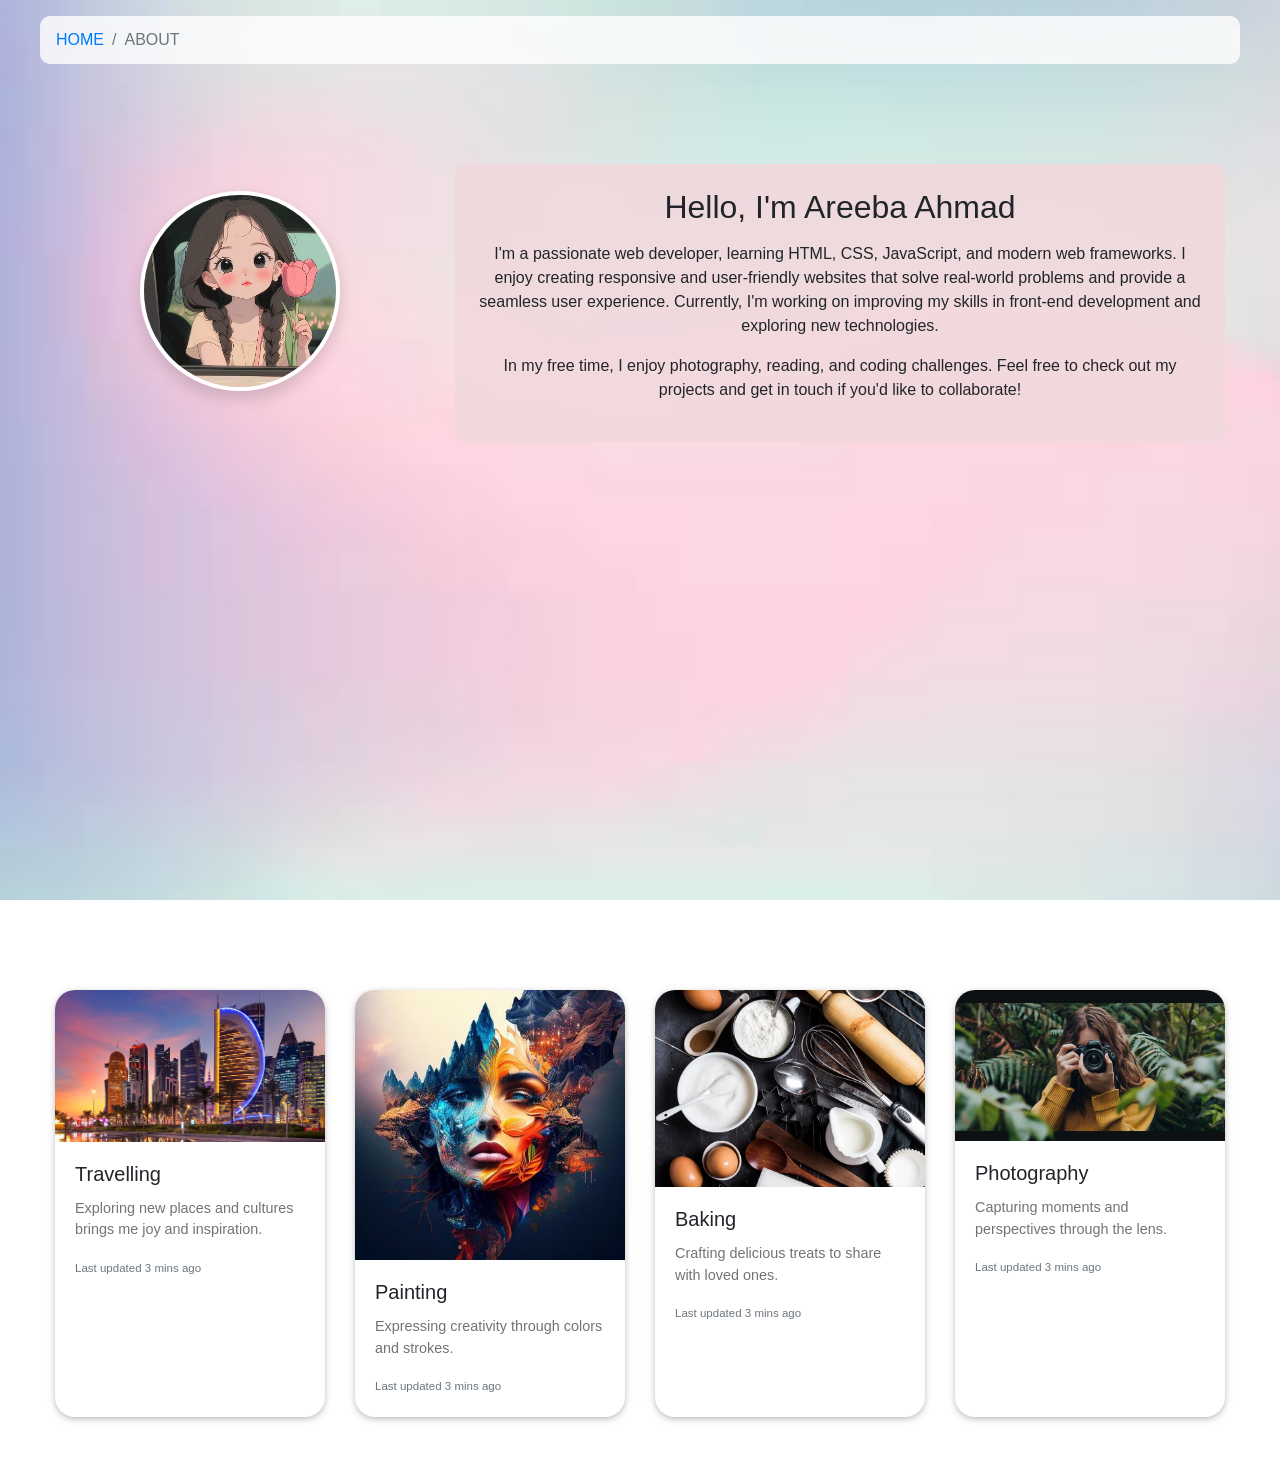
<file: about.html>
<!DOCTYPE html>
<html lang="en">

<head>
    <meta charset="UTF-8">
    <meta name="viewport" content="width=device-width, initial-scale=1.0">
    <title>About</title>
    <link rel="stylesheet" href="bootstrap.css">
    <link rel="stylesheet" href="style.css">
    <link rel="stylesheet" href="mdb.css">
    <style>
        body {
            margin: 0;
            padding: 0;
            font-family: Arial, sans-serif;
        }

        .card-hover:hover {
            cursor: pointer;
            transform: scale(1.05);
            transition: transform 0.3s;
        }

        .breadcrumb {
            background: rgba(255, 255, 255, 0.8);
            border-radius: 10px;
        }

        .card-deck .card {
            transition: transform 0.3s ease-in-out;
            margin-bottom: 20px;
        }

        .card-deck .card:hover {
            transform: scale(1.05);
        }

        .container {
            max-width: 1200px;
        }

        section {
            padding: 20px 0;
        }

        .rounded-circle {
            border: 4px solid #fff;
        }
    </style>
</head>

<body>
    <div style="background-image: url('images.jpeg'); background-repeat: no-repeat; background-size: cover; min-height: 100vh;">
        <script src="bootstrapjs.js"></script>
        <script src="jquery.js"></script>
        <script src="popper.js"></script>
        <script src="mdbjs.js"></script>

        <nav aria-label="breadcrumb" class="py-3">
            <ol class="breadcrumb container">
                <li class="breadcrumb-item"><a href="index.html">HOME</a></li>
                <li class="breadcrumb-item active" aria-current="page">ABOUT</li>
            </ol>
        </nav>

        <section class="container my-5" id="s0">
            <div class="row align-items-center text-center text-md-start">
                <div class="col-md-4 col-12 mb-4">
                    <img src="girl.jpg" alt="Profile Picture" class="rounded-circle img-fluid shadow" style="width: 200px; height: 200px;">
                </div>
                <div class="col-md-8 col-12">
                    <div class="card-hover p-4" style="background-color: rgba(241, 217, 221, 0.9); border-radius: 10px;">
                        <h2 class="mb-3">Hello, I'm Areeba Ahmad</h2>
                        <p>I'm a passionate web developer, learning HTML, CSS, JavaScript, and modern web frameworks. I enjoy creating responsive and user-friendly websites that solve real-world problems and provide a seamless user experience. Currently, I'm working on improving my skills in front-end development and exploring new technologies.</p>
                        <p>In my free time, I enjoy photography, reading, and coding challenges. Feel free to check out my projects and get in touch if you'd like to collaborate!</p>
                    </div>
                </div>
            </div>
        </section>
    </div>
        <section id="s1">
            <div class="container" style="margin-top: 70px;">
                <div class="row">
                    <div class="col-lg-3 col-md-6 mb-4">
                        <div class="card-hover card h-100" style="border-radius: 20px;">
                            <img class="card-img-top" src="Qatar.jpg" alt="Travelling" style="border-top-left-radius: 20px; border-top-right-radius: 20px;">
                            <div class="card-body">
                                <h5 class="card-title">Travelling</h5>
                                <p class="card-text">Exploring new places and cultures brings me joy and inspiration.</p>
                                <p class="card-text"><small class="text-muted">Last updated 3 mins ago</small></p>
                            </div>
                        </div>
                    </div>

                    <div class="col-lg-3 col-md-6 mb-4">
                        <div class="card-hover card h-100" style="border-radius: 20px;">
                            <img class="card-img-top" src="art.jpg" alt="Painting" style="border-top-left-radius: 20px; border-top-right-radius: 20px;">
                            <div class="card-body">
                                <h5 class="card-title">Painting</h5>
                                <p class="card-text">Expressing creativity through colors and strokes.</p>
                                <p class="card-text"><small class="text-muted">Last updated 3 mins ago</small></p>
                            </div>
                        </div>
                    </div>

                    <div class="col-lg-3 col-md-6 mb-4">
                        <div class="card-hover card h-100" style="border-radius: 20px;">
                            <img class="card-img-top" src="baking.webp" alt="Baking" style="border-top-left-radius: 20px; border-top-right-radius: 20px;">
                            <div class="card-body">
                                <h5 class="card-title">Baking</h5>
                                <p class="card-text">Crafting delicious treats to share with loved ones.</p>
                                <p class="card-text"><small class="text-muted">Last updated 3 mins ago</small></p>
                            </div>
                        </div>
                    </div>

                    <div class="col-lg-3 col-md-6 mb-4">
                        <div class="card-hover card h-100" style="border-radius: 20px;">
                            <img class="card-img-top" src="photo.webp" alt="Photography" style="border-top-left-radius: 20px; border-top-right-radius: 20px;">
                            <div class="card-body">
                                <h5 class="card-title">Photography</h5>
                                <p class="card-text">Capturing moments and perspectives through the lens.</p>
                                <p class="card-text"><small class="text-muted">Last updated 3 mins ago</small></p>
                            </div>
                        </div>
                    </div>
                </div>
            </div>
        </section>

</body>

</html>
</file>
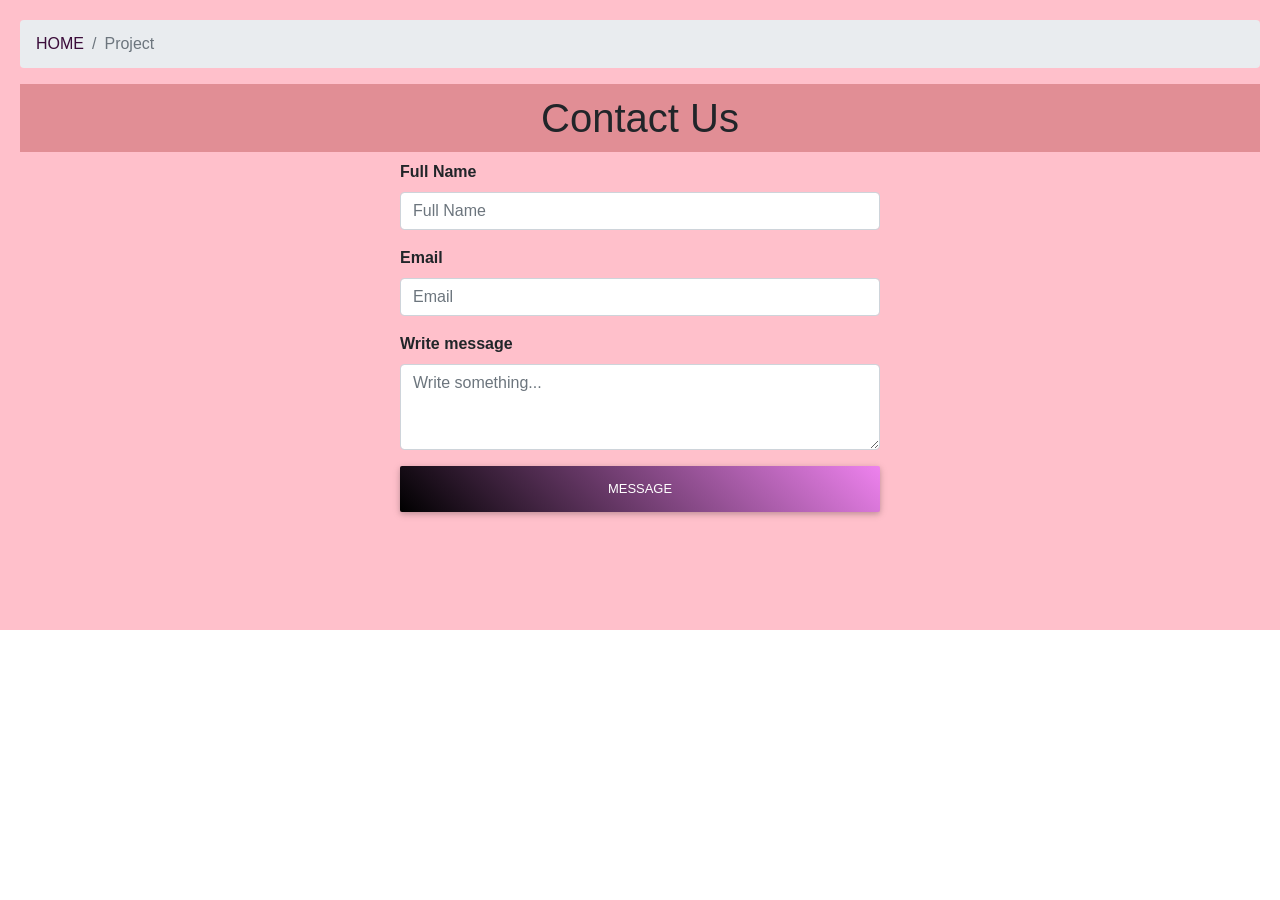
<file: contact.html>
<!DOCTYPE html>
<html lang="en">
<head>
    <meta charset="UTF-8">
    <meta name="viewport" content="width=device-width, initial-scale=1.0">
    <title>Contact</title>
    <link rel="stylesheet" href="bootstrap.css">
    <link rel="stylesheet" href="style.css">
    <link rel="stylesheet" href="mdb.css">
    <style>
        .no1 {
          height: 100%;
            background-color: pink;
            padding: 20px 0;
        }
       
        .form-container {
            max-width: 500px;
            margin: 0 auto;
            height: 450px;
            padding-left: 10px;
            padding-right: 10px;
        }
        
          h1 {
            background-color: rgba(165, 42, 42, 0.337);
            text-align: center;
            padding: 10px;
        }
        
    </style>
</head>
<body>
   
        
    <div class="no1">
        <nav aria-label="breadcrumb" style="margin-left: 20px; margin-right: 20px; border-radius: 30px;">
            <ol class="breadcrumb">
                <li class="breadcrumb-item"><a style="color:rgb(59, 12, 58);" href="index.html">HOME</a></li>
                <li class="breadcrumb-item active" aria-current="page">Project</li>
            </ol>
        <h1 class="text-center" >Contact Us</h1>
        <div class="form-container">
            <form name="f1" onsubmit="return validateName()">
                <div class="form-group">
                    <label for="inputName" class="font-weight-bold">Full Name</label>
                    <input type="text" class="form-control" id="inputName" placeholder="Full Name">
                </div>

                <div class="form-group">
                    <label for="inputEmail4" class="font-weight-bold">Email</label>
                    <input type="email" class="form-control" id="inputEmail4" placeholder="Email">
                </div>

                <div class="form-group">
                    <label for="exampleFormControlTextarea1" class="font-weight-bold">Write message</label>
                    <textarea class="form-control" id="exampleFormControlTextarea1" rows="3" placeholder="Write something..."></textarea>
                </div>

                <button type="submit" class="btn btn-primary btn-block">Message</button>
            </form>
        </div>
        <script>
          function validateName() {
        var name = document.getElementById("inputName").value; // Get the name value using getElementById
       

        if (name.length < 5) {
            alert("The name must be at least 5 words long.");
            return false; // Prevent form submission
        }
        return true; // Allow form submission
    }
        </script>
  
    <script src="bootstrapjs.js"></script>
    <script src="jquery.js"></script>
    <script src="popper.js"></script>
    <script src="mdbjs.js"></script>
    </div>
</body>
</html>
</file>
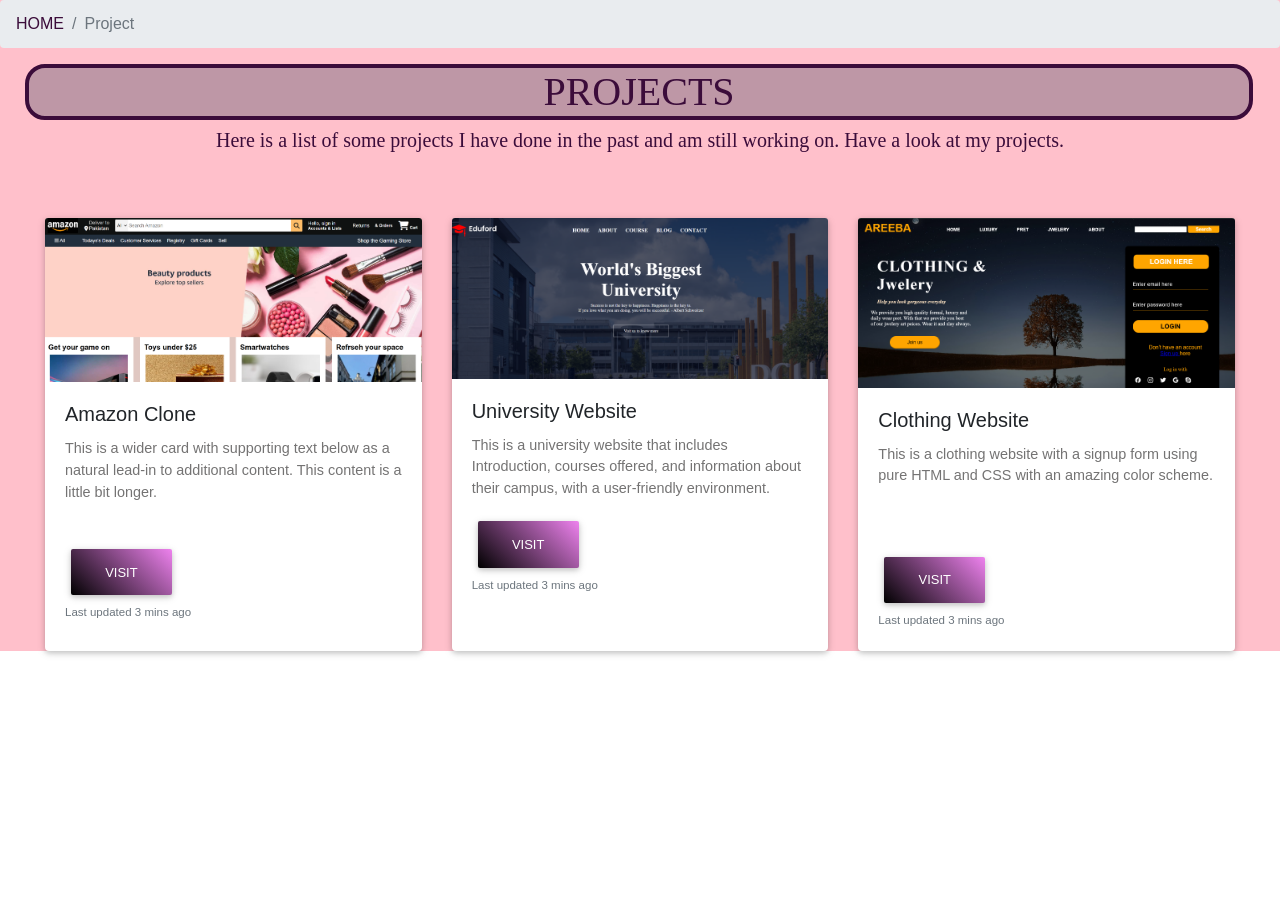
<file: project.html>
<!DOCTYPE html>
<html lang="en">
<head>
    <meta charset="UTF-8">
    <meta name="viewport" content="width=device-width, initial-scale=1.0">
    <title>Project</title>
    <link rel="stylesheet" href="bootstrap.css">
    <link rel="stylesheet" href="style.css">
    <link rel="stylesheet" href="mdb.css">
    <style>
        .no1{
            background-color: pink;
        }

        /* Card transition effect */
        .card {
            transition: transform 0.3s ease, box-shadow 0.3s ease;
        }

        .card:hover {
            transform: scale(1.05);
            box-shadow: 0 8px 16px rgba(0, 0, 0, 0.2);
        }

        /* Ensure cards are responsive */
        .card-deck {
            display: flex;
            flex-wrap: wrap;
            justify-content: space-between;
        }

        .card {
            flex: 1 0 30%; /* Allow 3 cards per row */
            margin: 10px;
        }

        /* Small screens (like mobile) */
        @media (max-width: 767px) {
            .card {
                flex: 1 0 100%; /* Stacks cards on small screens */
            }
        }

        /* Medium screens (like tablets) */
        @media (max-width: 991px) {
            .card {
                flex: 1 0 48%; /* 2 cards per row on medium screens */
            }
        }

        /* Large screens (like desktops) */
        @media (min-width: 992px) {
            .card {
                flex: 1 0 30%; /* 3 cards per row on larger screens */
            }
        }
    </style>
</head>
<body>
   
    <script src="bootstrapjs.js"></script>
    <script src="jquery.js"></script>
    <script src="popper.js"></script>
    <script src="mdbjs.js"></script>

    <!-- big pic -->
    <div class="no1">
        <nav aria-label="breadcrumb">
            <ol class="breadcrumb">
                <li class="breadcrumb-item"><a style="color:rgb(59, 12, 58);" href="index.html">HOME</a></li>
                <li class="breadcrumb-item active" aria-current="page">Project</li>
            </ol>
        </nav>
        <div style="background-color: rgb(190, 151, 166); margin-left: 25px; margin-right: 27px; border-radius: 27px;">
            <h1 style="border: 4px solid rgb(59, 12, 58); border-radius: 20px;color:  rgb(59, 12, 58); font-family: 'Times New Roman', Times, serif; text-align: center;">PROJECTS</h1>
        </div>
        <h5 style="color: rgb(59, 12, 58); font-family: 'Times New Roman', Times, serif; text-align: center;">Here is a list of some projects I have done in the past and am still working on. Have a look at my projects.</h5>
        <!-- group --> <br><br>

        <div class="card-deck" style="margin-left: 30px; margin-right: 30px; ">
            <div class="card">
                <img class="card-img-top" src="amazon.png" alt="Amazon Clone">
                <div class="card-body">
                    <h5 class="card-title">Amazon Clone</h5>
                    <p class="card-text">This is a wider card with supporting text below as a natural lead-in to additional content. This content is a little bit longer.</p> <br>
                    <a href="amazon.png" class="btn btn-primary">Visit</a>
                    <p class="card-text"><small class="text-muted">Last updated 3 mins ago</small></p>
                </div>
            </div>
            <div class="card">
                <img class="card-img-top" src="univ.png" alt="University Website">
                <div class="card-body">
                    <h5 class="card-title">University Website</h5>
                    <p class="card-text">This is a university website that includes Introduction, courses offered, and information about their campus, with a user-friendly environment.</p> 
                    <a href="univ.png" class="btn btn-primary">Visit</a>
                    <p class="card-text"><small class="text-muted">Last updated 3 mins ago</small></p>
                </div>
            </div>
            <div class="card">
                <img class="card-img-top" src="website.png" alt="Clothing Website">
                <div class="card-body">
                    <h5 class="card-title">Clothing Website</h5>
                    <p class="card-text">This is a clothing website with a signup form using pure HTML and CSS with an amazing color scheme.</p> <br><br>
                    <a href="website.png" class="btn btn-primary">Visit</a>
                    <p class="card-text"><small class="text-muted">Last updated 3 mins ago</small></p>
                </div>
            </div>
        </div>
    </div>
</body>
</html>
</file>
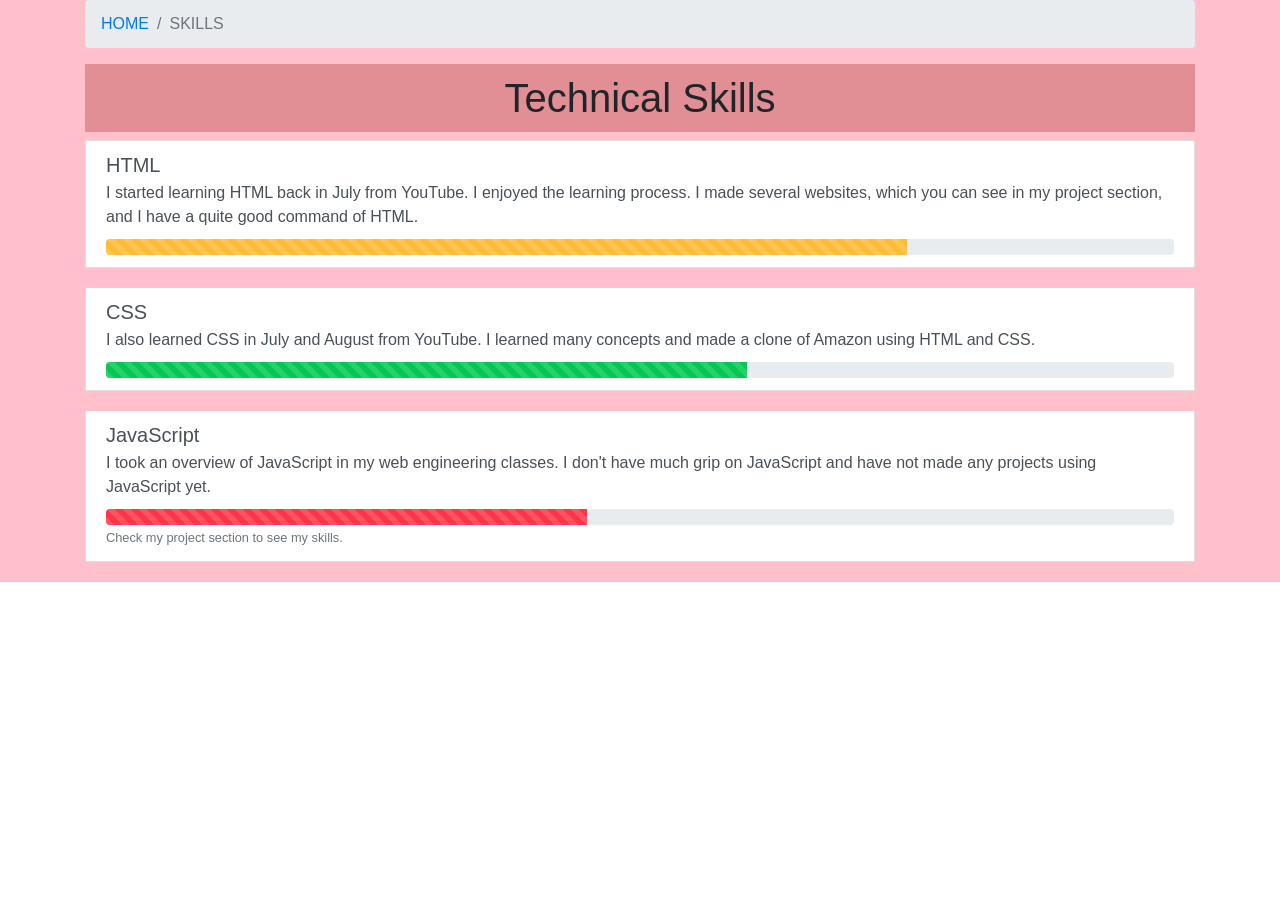
<file: skill.html>
<!DOCTYPE html>
<html lang="en">
<head>
    <meta charset="UTF-8">
    <meta name="viewport" content="width=device-width, initial-scale=1.0">
    <title>Skills</title>
    <link rel="stylesheet" href="bootstrap.css">
    <link rel="stylesheet" href="style.css">
    <link rel="stylesheet" href="mdb.css">
    <style>
        .no1 {
            
            background-color: pink;
            background-size: cover;
            background-repeat: no-repeat;
        }

        .breadcrumb-item a {
            text-decoration: none;
            color: #007bff;
        }
        
        .breadcrumb-item a:hover {
            text-decoration: underline;
        }

        h1 {
            background-color: rgba(165, 42, 42, 0.337);
            text-align: center;
            padding: 10px;
        }

        .list-group-item {
            margin-bottom: 20px;
        }

        .progress {
            margin-top: 10px;
        }
    </style>
</head>
<body>
    <script src="bootstrapjs.js"></script>
    <script src="jquery.js"></script>
    <script src="popper.js"></script>
    <script src="mdbjs.js"></script>

    <div class="no1">
        <div class="container">
            <!-- Breadcrumb -->
            <nav aria-label="breadcrumb">
                <ol class="breadcrumb">
                    <li class="breadcrumb-item"><a href="index.html">HOME</a></li>
                    <li class="breadcrumb-item active" aria-current="page">SKILLS</li>
                </ol>
            </nav>

            <!-- Title -->
            <h1>Technical Skills</h1>

            <!-- Skills Section -->
            <div class="list-group">
                <!-- HTML Skill -->
                <a href="#" class="list-group-item list-group-item-action flex-column align-items-start">
                    <div class="d-flex w-100 justify-content-between">
                        <h5 class="mb-1">HTML</h5>
                    </div>
                    <p class="mb-1">
                        I started learning HTML back in July from YouTube. I enjoyed the learning process. 
                        I made several websites, which you can see in my project section, and I have a quite good command of HTML.
                    </p>
                    <div class="progress">
                        <div class="progress-bar progress-bar-striped bg-warning" role="progressbar" style="width: 75%" aria-valuenow="75" aria-valuemin="0" aria-valuemax="100"></div>
                    </div>
                </a>

                <!-- CSS Skill -->
                <a href="#" class="list-group-item list-group-item-action flex-column align-items-start">
                    <div class="d-flex w-100 justify-content-between">
                        <h5 class="mb-1">CSS</h5>
                    </div>
                    <p class="mb-1">
                        I also learned CSS in July and August from YouTube. I learned many concepts and made a clone of Amazon using HTML and CSS.
                    </p>
                    <div class="progress">
                        <div class="progress-bar progress-bar-striped bg-success" role="progressbar" style="width: 60%" aria-valuenow="60" aria-valuemin="0" aria-valuemax="100"></div>
                    </div>
                </a>

                <!-- JavaScript Skill -->
                <a href="#" class="list-group-item list-group-item-action flex-column align-items-start">
                    <div class="d-flex w-100 justify-content-between">
                        <h5 class="mb-1">JavaScript</h5>
                    </div>
                    <p class="mb-1">
                        I took an overview of JavaScript in my web engineering classes. I don't have much grip on JavaScript 
                        and have not made any projects using JavaScript yet.
                    </p>
                    <div class="progress">
                        <div class="progress-bar progress-bar-striped bg-danger" role="progressbar" style="width: 45%" aria-valuenow="45" aria-valuemin="0" aria-valuemax="100"></div>
                    </div>
                    <small class="text-muted">Check my project section to see my skills.</small>
                </a>
            </div>
        </div>
    </div>
</body>
</html>
</file>
<file: style.css>
.btn-primary{
    background: linear-gradient(45deg,black,violet);
    border-radius: 50px;
}
.bg-light{
    background: linear-gradient(45deg, maroon, deeppink);
}
</file>
